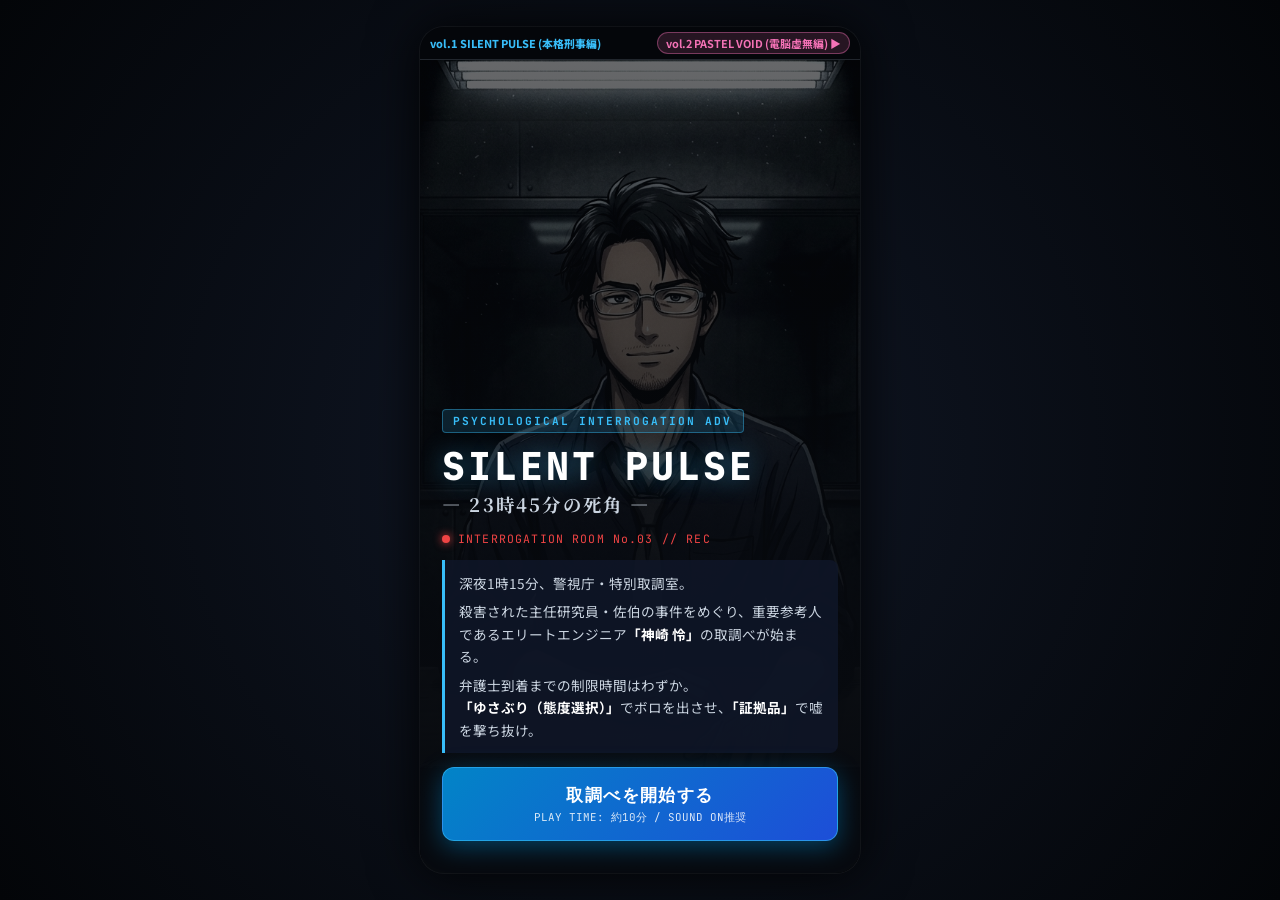
<file: index.html>
<!DOCTYPE html>
<html lang="ja">
<head>
  <meta charset="UTF-8" />
  <meta name="viewport" content="width=device-width, initial-scale=1.0, maximum-scale=1.0, user-scalable=no, viewport-fit=cover" />
  <meta name="theme-color" content="#070a0f" />
  <meta name="apple-mobile-web-app-capable" content="yes" />
  <meta name="apple-mobile-web-app-status-bar-style" content="black-translucent" />
  <link rel="manifest" href="manifest.json" />
  <title>SILENT PULSE - 23時45分の死角 - | 取調室心理アドベンチャー</title>
  <link rel="preconnect" href="https://fonts.googleapis.com">
  <link rel="preconnect" href="https://fonts.gstatic.com" crossorigin>
  <link href="https://fonts.googleapis.com/css2?family=JetBrains+Mono:wght@500;700;800&family=Noto+Sans+JP:wght@400;500;700;900&family=Noto+Serif+JP:wght@600;700;900&display=swap" rel="stylesheet">
  <link rel="stylesheet" href="styles.css" />
</head>
<body>
  <div id="app-wrapper">
    <!-- スマホフレーム本体 -->
    <div id="game-container" class="game-container">

      <!-- 画面フラッシュ・シェイク・ビネット等の演出レイヤー -->
      <div id="flash-overlay" class="flash-overlay"></div>
      <div id="danger-vignette" class="danger-vignette"></div>

      <!-- 作品切り替えミニタブ（1作目 ⇔ 2作目） -->
      <nav class="anthology-bar">
        <span class="anthology-current">vol.1 SILENT PULSE (本格刑事編)</span>
        <a href="pastel.html" class="anthology-link">vol.2 PASTEL VOID (電脳虚無編) ▶</a>
      </nav>

      <!-- カットイン演出（「そこまでだ！」「異議あり！」風） -->
      <div id="cutin-overlay" class="cutin-overlay hidden">
        <div class="cutin-slash"></div>
        <div id="cutin-text" class="cutin-text">そこまでだ！</div>
        <div id="cutin-sub" class="cutin-sub">CONTRADICTION EXPOSED</div>
      </div>

      <!-- フェーズ移行バナー -->
      <div id="phase-banner" class="phase-banner hidden">
        <div class="phase-banner-inner">
          <div id="phase-banner-num" class="phase-banner-num">PHASE 01</div>
          <div id="phase-banner-title" class="phase-banner-title">鉄壁のアリバイと空白の5分</div>
        </div>
      </div>

      <!-- ==================== 1. タイトル画面 ==================== -->
      <section id="title-screen" class="screen active">
        <div class="title-bg">
          <img src="assets/suspect_calm.jpg" alt="Interrogation Room" class="title-bg-img" />
          <div class="title-bg-overlay"></div>
        </div>

        <div class="title-content">
          <div class="title-badge">PSYCHOLOGICAL INTERROGATION ADV</div>
          <h1 class="game-title">
            <span class="title-main">SILENT PULSE</span>
            <span class="title-jp">― 23時45分の死角 ―</span>
          </h1>

          <div class="title-ecg-preview">
            <span class="pulse-dot"></span>
            <span class="ecg-label">INTERROGATION ROOM No.03 // REC</span>
          </div>

          <div class="title-story-box">
            <p>深夜1時15分、警視庁・特別取調室。</p>
            <p>殺害された主任研究員・佐伯の事件をめぐり、重要参考人であるエリートエンジニア<strong>「神崎 怜」</strong>の取調べが始まる。</p>
            <p>弁護士到着までの制限時間はわずか。<br><strong>「ゆさぶり（態度選択）」</strong>でボロを出させ、<strong>「証拠品」</strong>で嘘を撃ち抜け。</p>
          </div>

          <div class="title-actions">
            <button id="btn-start-game" class="btn-primary-glow">
              <span class="btn-main-text">取調べを開始する</span>
              <span class="btn-sub-text">PLAY TIME: 約10分 / SOUND ON推奨</span>
            </button>
          </div>
        </div>
      </section>

      <!-- ==================== 2. メイン取調室画面 ==================== -->
      <section id="main-screen" class="screen">
        <!-- 最上部ステータスバー：フェーズ・警戒度（GUARD）・心拍モニター（BPM） -->
        <header class="hud-header">
          <div class="hud-top-row">
            <div class="hud-phase-info">
              <span class="rec-indicator"><span class="rec-dot"></span>REC</span>
              <span id="hud-phase-label" class="hud-phase-label">PHASE 1/4</span>
            </div>
            <div class="hud-controls">
              <button id="btn-toggle-sound" class="btn-icon" title="サウンド切替">🔊</button>
              <button id="btn-open-log" class="btn-icon" title="会話ログ">📜 ログ</button>
            </div>
          </div>

          <div class="hud-meters-row">
            <!-- 心拍数モニター (ECG Canvas + BPM) -->
            <div class="hud-bpm-box" id="hud-bpm-box">
              <div class="bpm-header">
                <span class="bpm-title">HEART RATE</span>
                <span id="SuspectStateTag" class="state-tag calm">冷静</span>
              </div>
              <div class="bpm-main">
                <canvas id="ecg-canvas" width="120" height="32"></canvas>
                <div class="bpm-readout">
                  <span id="bpm-value" class="bpm-value">68</span>
                  <span class="bpm-unit">BPM</span>
                </div>
              </div>
            </div>

            <!-- 警戒度（黙秘リスク）＆ 動揺度（ブレイク進捗） -->
            <div class="hud-gauges-box">
              <div class="gauge-item">
                <div class="gauge-label-row">
                  <span class="gauge-name">警戒度 (黙秘リスク)</span>
                  <span id="guard-value-text" class="gauge-val">20%</span>
                </div>
                <div class="gauge-track">
                  <div id="guard-bar" class="gauge-fill guard-fill" style="width: 20%;"></div>
                </div>
              </div>

              <div class="gauge-item">
                <div class="gauge-label-row">
                  <span class="gauge-name">理性の崩壊度</span>
                  <span id="break-value-text" class="gauge-val">0%</span>
                </div>
                <div class="gauge-track">
                  <div id="break-bar" class="gauge-fill break-fill" style="width: 0%;"></div>
                </div>
              </div>
            </div>
          </div>
        </header>

        <!-- ビジュアルステージ（取調室＆容疑者ポートレート） -->
        <div id="visual-stage" class="visual-stage">
          <div id="portrait-wrapper" class="portrait-wrapper">
            <img id="suspect-img-calm" src="assets/suspect_calm.jpg" alt="神崎 怜 (冷静)" class="suspect-img active" />
            <img id="suspect-img-sweat" src="assets/suspect_sweat.jpg" alt="神崎 怜 (動揺)" class="suspect-img" />
            <img id="suspect-img-shocked" src="assets/suspect_shocked.jpg" alt="神崎 怜 (驚愕)" class="suspect-img" />
            <img id="suspect-img-confess" src="assets/suspect_confess.jpg" alt="神崎 怜 (観念)" class="suspect-img" />
          </div>
          <div class="stage-lighting-overlay"></div>

          <!-- 証言モード時のインジケーター -->
          <div id="testimony-hud" class="testimony-hud hidden">
            <div class="testimony-badge">
              <span class="testimony-icon">⚖️</span>
              <span id="testimony-title-text">証言中：アリバイの主張</span>
            </div>
            <div id="testimony-dots" class="testimony-dots"></div>
          </div>
        </div>

        <!-- テキスト＆セリフ領域 -->
        <div id="dialogue-area" class="dialogue-area">
          <div class="speaker-bar">
            <div id="speaker-name" class="speaker-name">神崎 怜</div>
            <div id="statement-hint" class="statement-hint hidden">矛盾を探せ</div>
          </div>

          <div id="dialogue-box" class="dialogue-box">
            <p id="dialogue-text" class="dialogue-text"></p>
            <div id="next-indicator" class="next-indicator hidden">▼ タップで次へ</div>
          </div>

          <!-- 証言送りナビゲーション（証言フェーズのみ表示） -->
          <div id="statement-nav" class="statement-nav hidden">
            <button id="btn-prev-stmt" class="btn-stmt-nav">◀ 前の発言</button>
            <span id="stmt-counter" class="stmt-counter">1 / 4</span>
            <button id="btn-next-stmt" class="btn-stmt-nav">次の発言 ▶</button>
          </div>
        </div>

        <!-- 下部アクションコントロールパネル -->
        <footer id="action-panel" class="action-panel">
          <!-- 通常会話モード時 -->
          <div id="normal-controls" class="control-group">
            <button id="btn-advance" class="btn-advance-full">
              <span>次へ進む</span>
              <span class="advance-arrow">▶</span>
            </button>
            <button id="btn-view-casefile-normal" class="btn-secondary-compact">
              📁 捜査資料
            </button>
          </div>

          <!-- 証言尋問モード時 -->
          <div id="interrogation-controls" class="control-group hidden">
            <button id="btn-press" class="btn-action btn-press">
              <span class="action-icon">💬</span>
              <div class="action-labels">
                <span class="action-main">ゆさぶる</span>
                <span class="action-sub">態度を選んで深掘り</span>
              </div>
            </button>

            <button id="btn-present" class="btn-action btn-present">
              <span class="action-icon">📄</span>
              <div class="action-labels">
                <span class="action-main">つきつける</span>
                <span class="action-sub">証拠品で矛盾を撃つ</span>
              </div>
            </button>

            <button id="btn-hint" class="btn-hint-mini" title="相棒の助言">
              💡 助言
            </button>
          </div>

          <!-- 選択肢モード時（クライマックス心理戦など） -->
          <div id="choice-controls" class="choice-group hidden"></div>
        </footer>
      </section>

      <!-- ==================== 3. 「ゆさぶる」態度（トーン）選択モーダル ==================== -->
      <div id="tone-modal" class="modal-backdrop hidden">
        <div class="modal-sheet">
          <div class="modal-header">
            <h3>どの態度で「ゆさぶり」をかけますか？</h3>
            <button id="btn-close-tone" class="btn-close-modal">✕</button>
          </div>
          <p class="modal-desc">相手の今の心理状態（心拍数・表情）に合ったアプローチを選ぶとボロを出させやすくなります。</p>
          <div class="tone-options">
            <button class="tone-card tone-logic" data-tone="logic">
              <div class="tone-icon">📘</div>
              <div class="tone-body">
                <div class="tone-title">論理的に追及する (LOGIC)</div>
                <div class="tone-detail">冷静に手順や事実関係の整合性を問い詰める。</div>
              </div>
            </button>

            <button class="tone-card tone-empathy" data-tone="empathy">
              <div class="tone-icon">📗</div>
              <div class="tone-body">
                <div class="tone-title">共感して誘導する (EMPATHY)</div>
                <div class="tone-detail">理解を示すふりをして油断させ、詳細な発言を引き出す。</div>
              </div>
            </button>

            <button class="tone-card tone-pressure" data-tone="pressure">
              <div class="tone-icon">📕</div>
              <div class="tone-body">
                <div class="tone-title">威圧して揺さぶる (PRESSURE)</div>
                <div class="tone-detail">机を叩いて強く迫る。相手が動揺している時に効果絶大。</div>
              </div>
            </button>
          </div>
        </div>
      </div>

      <!-- ==================== 4. 捜査ファイル（証拠品一覧・つきつける）モーダル ==================== -->
      <div id="evidence-modal" class="modal-backdrop hidden">
        <div class="modal-sheet evidence-sheet">
          <div class="modal-header">
            <h3 id="evidence-modal-title">📁 捜査ファイル・証拠品一覧</h3>
            <button id="btn-close-evidence" class="btn-close-modal">✕</button>
          </div>

          <!-- 選択中の発言プレビュー（つきつけるモード時のみ表示） -->
          <div id="target-stmt-preview" class="target-stmt-preview hidden">
            <span class="preview-label">対象の発言：</span>
            <p id="preview-stmt-text" class="preview-stmt-text"></p>
          </div>

          <div id="evidence-list" class="evidence-list"></div>

          <!-- 選択した証拠品の詳細パネル -->
          <div id="evidence-detail-box" class="evidence-detail-box">
            <div class="detail-title-row">
              <span id="detail-ev-icon" class="detail-ev-icon">📄</span>
              <h4 id="detail-ev-name">証拠品を選択してください</h4>
            </div>
            <p id="detail-ev-desc" class="detail-ev-desc">上のリストから証拠品をタップすると詳細な鑑定結果が表示されます。</p>
            <div id="detail-ev-note" class="detail-ev-note"></div>
          </div>

          <div class="evidence-modal-footer">
            <button id="btn-confirm-present" class="btn-confirm-present hidden">
              ⚡ この証拠品をつきつける！
            </button>
          </div>
        </div>
      </div>

      <!-- ==================== 5. 会話バックログモーダル ==================== -->
      <div id="log-modal" class="modal-backdrop hidden">
        <div class="modal-sheet log-sheet">
          <div class="modal-header">
            <h3>📜 取調べ記録（バックログ）</h3>
            <button id="btn-close-log" class="btn-close-modal">✕</button>
          </div>
          <div id="log-list" class="log-list"></div>
        </div>
      </div>

      <!-- ==================== 6. リザルト / ゲームオーバー画面 ==================== -->
      <section id="result-screen" class="screen">
        <div class="result-content">
          <div id="result-badge" class="result-badge">CASE CLOSED</div>
          <h2 id="result-title" class="result-title">完全自白</h2>
          <p id="result-subtitle" class="result-subtitle">神崎 怜のすべての嘘を暴き、真相に到達した。</p>

          <div class="result-stats-card">
            <div class="stat-row">
              <span class="stat-label">最終評価ランク</span>
              <span id="stat-rank" class="stat-value rank-s">S</span>
            </div>
            <div class="stat-row">
              <span class="stat-label">最終警戒度 (ミス回数)</span>
              <span id="stat-mistakes" class="stat-value">0回</span>
            </div>
            <div class="stat-row">
              <span class="stat-label">最高到達心拍数</span>
              <span id="stat-max-bpm" class="stat-value">178 BPM</span>
            </div>
            <div class="stat-row">
              <span class="stat-label">クリアタイム</span>
              <span id="stat-time" class="stat-value">08:42</span>
            </div>
          </div>

          <div id="result-summary-text" class="result-summary-text"></div>

          <div class="result-actions">
            <button id="btn-retry-phase" class="btn-primary-glow hidden">
              <span>直前のフェーズから再挑戦</span>
            </button>
            <button id="btn-restart-game" class="btn-secondary-outline">
              <span>タイトルへ戻る</span>
            </button>
          </div>
        </div>
      </section>

    </div>
  </div>

  <script src="game.js"></script>
</body>
</html>
</file>
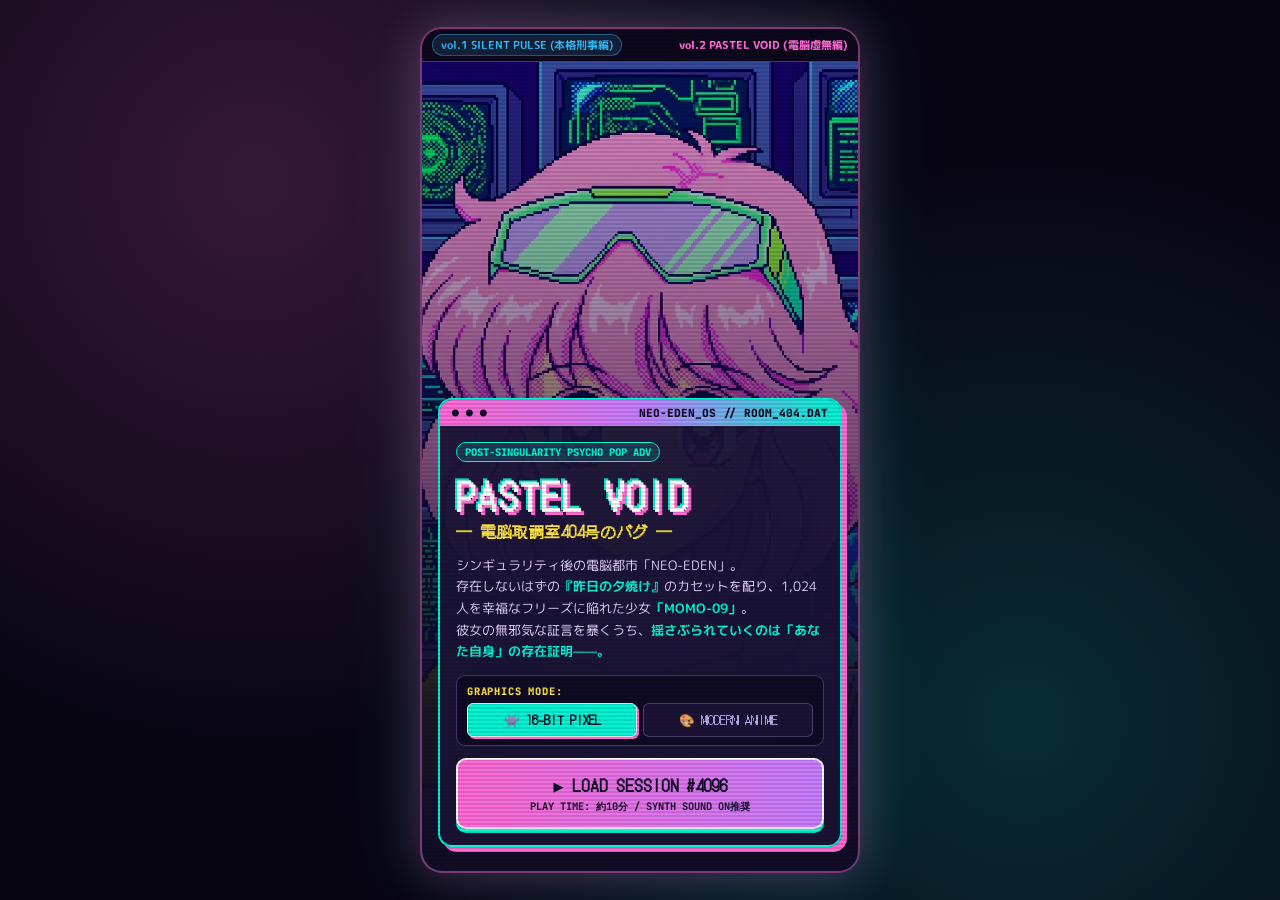
<file: pastel.html>
<!DOCTYPE html>
<html lang="ja">
<head>
  <meta charset="UTF-8" />
  <meta name="viewport" content="width=device-width, initial-scale=1.0, maximum-scale=1.0, user-scalable=no, viewport-fit=cover" />
  <meta name="theme-color" content="#120d26" />
  <meta name="apple-mobile-web-app-capable" content="yes" />
  <meta name="apple-mobile-web-app-status-bar-style" content="black-translucent" />
  <link rel="manifest" href="manifest.json" />
  <title>PASTEL VOID // 電脳取調室404号のバグ | レトロフューチャー心理ADV</title>
  <link rel="preconnect" href="https://fonts.googleapis.com">
  <link rel="preconnect" href="https://fonts.gstatic.com" crossorigin>
  <link href="https://fonts.googleapis.com/css2?family=DotGothic16&family=JetBrains+Mono:wght@500;700;800&family=M+PLUS+Rounded+1c:wght@500;700;800&display=swap" rel="stylesheet">
  <link rel="stylesheet" href="pastel.css" />
</head>
<body>
  <div id="app-wrapper">
    <!-- スマホフレーム本体 -->
    <div id="game-container" class="game-container">

      <!-- CRTブラウン管走査線＆グリッチオーバーレイ -->
      <div class="crt-scanlines"></div>
      <div id="glitch-overlay" class="glitch-overlay"></div>
      <div id="flash-overlay" class="flash-overlay"></div>

      <!-- 作品切り替えミニタブ（1作目 ⇔ 2作目） -->
      <nav class="anthology-bar">
        <a href="index.html" class="anthology-link">vol.1 SILENT PULSE (本格刑事編)</a>
        <span class="anthology-current">vol.2 PASTEL VOID (電脳虚無編)</span>
      </nav>

      <!-- カットイン演出（レトロポップ＆グリッチ） -->
      <div id="cutin-overlay" class="cutin-overlay hidden">
        <div class="cutin-band">
          <div id="cutin-text" class="cutin-text">LOGIC POP!</div>
          <div id="cutin-sub" class="cutin-sub">MEMORY PACKET INJECTED</div>
        </div>
      </div>

      <!-- フェーズ移行バナー -->
      <div id="phase-banner" class="phase-banner hidden">
        <div class="phase-banner-window">
          <div class="win-titlebar">
            <span>SYSTEM_NOTICE.EXE</span>
            <span>[X]</span>
          </div>
          <div class="win-body">
            <div id="phase-banner-num" class="phase-banner-num">SECTOR // 01</div>
            <div id="phase-banner-title" class="phase-banner-title">昨日の夕焼けカセット</div>
          </div>
        </div>
      </div>

      <!-- ==================== 1. タイトル画面 ==================== -->
      <section id="title-screen" class="screen active">
        <div class="title-bg">
          <img id="title-bg-img" src="assets/momo_pixel_pop.jpg" alt="MOMO-09" class="title-bg-img pixel-mode-img" />
          <div class="title-bg-gradient"></div>
        </div>

        <div class="title-content">
          <div class="retro-window title-window">
            <div class="retro-titlebar">
              <span class="titlebar-dots">● ● ●</span>
              <span class="titlebar-label">NEO-EDEN_OS // ROOM_404.DAT</span>
            </div>
            <div class="retro-window-body">
              <div class="pop-badge">POST-SINGULARITY PSYCHO POP ADV</div>
              <h1 class="game-title">
                <span class="title-en">PASTEL VOID</span>
                <span class="title-sub">― 電脳取調室404号のバグ ―</span>
              </h1>
              <p class="title-desc">
                シンギュラリティ後の電脳都市「NEO-EDEN」。<br>
                存在しないはずの<strong>『昨日の夕焼け』</strong>のカセットを配り、1,024人を幸福なフリーズに陥れた少女<strong>「MOMO-09」</strong>。<br>
                彼女の無邪気な証言を暴くうち、<strong>揺さぶられていくのは「あなた自身」の存在証明——。</strong>
              </p>

              <!-- イラストモード選択スイッチ（デフォルト：16-BIT PIXEL） -->
              <div class="art-mode-selector">
                <span class="art-mode-label">GRAPHICS MODE:</span>
                <div class="art-mode-buttons">
                  <button id="btn-mode-pixel" class="btn-art-mode active" data-art-mode="pixel">
                    👾 16-BIT PIXEL
                  </button>
                  <button id="btn-mode-anime" class="btn-art-mode" data-art-mode="anime">
                    🎨 MODERN ANIME
                  </button>
                </div>
              </div>

              <button id="btn-start-game" class="btn-pop-start">
                <span class="btn-start-main">▶ LOAD SESSION #4096</span>
                <span class="btn-start-sub">PLAY TIME: 約10分 / SYNTH SOUND ON推奨</span>
              </button>
            </div>
          </div>
        </div>
      </section>

      <!-- ==================== 2. メイン取調室画面 ==================== -->
      <section id="main-screen" class="screen">
        <!-- 最上部ステータスバー：プレイヤー自身の自我同期率（EGO SYNC） -->
        <header class="hud-header">
          <div class="hud-top-row">
            <div class="hud-session-tag">
              <span class="blink-star">★</span>
              <span id="hud-phase-label">TRACK 01 // SUNSET.TAP</span>
            </div>
            <div class="hud-controls">
              <button id="btn-toggle-art" class="btn-retro-mini btn-art-hud" title="イラストモード切替">👾 PIXEL</button>
              <button id="btn-toggle-sound" class="btn-retro-mini" title="シンセ音切替">♪ ON</button>
              <button id="btn-open-log" class="btn-retro-mini" title="メモリログ">LOG</button>
            </div>
          </div>

          <div class="hud-meters-row">
            <!-- プレイヤー自身の自我波形モニター (EGO SYNC) -->
            <div id="ego-monitor-box" class="ego-monitor-box">
              <div class="ego-header">
                <span class="ego-title">YOUR EGO SYNC (自我同期率)</span>
                <span id="ego-state-tag" class="ego-tag normal">STABLE</span>
              </div>
              <div class="ego-main">
                <canvas id="wave-canvas" width="115" height="28"></canvas>
                <div class="ego-readout">
                  <span id="ego-value" class="ego-value">100</span>
                  <span class="ego-unit">%</span>
                </div>
              </div>
            </div>

            <!-- 現実乖離度＆真相深度 -->
            <div class="hud-gauges-box">
              <div class="gauge-item">
                <div class="gauge-label-row">
                  <span>現実ノイズ (DRIFT)</span>
                  <span id="drift-value-text" class="gauge-val">0%</span>
                </div>
                <div class="gauge-track">
                  <div id="drift-bar" class="gauge-fill drift-fill" style="width: 0%;"></div>
                </div>
              </div>

              <div class="gauge-item">
                <div class="gauge-label-row">
                  <span>メモリ解凍率</span>
                  <span id="truth-value-text" class="gauge-val">0%</span>
                </div>
                <div class="gauge-track">
                  <div id="truth-bar" class="gauge-fill truth-fill" style="width: 0%;"></div>
                </div>
              </div>
            </div>
          </div>
        </header>

        <!-- ビジュアルステージ -->
        <div id="visual-stage" class="visual-stage">
          <div id="portrait-wrapper" class="portrait-wrapper">
            <img id="img-pop" src="assets/momo_pixel_pop.jpg" alt="MOMO Pop" class="suspect-img pixel-mode-img active" />
            <img id="img-tease" src="assets/momo_pixel_tease.jpg" alt="MOMO Tease" class="suspect-img pixel-mode-img" />
            <img id="img-glitch" src="assets/momo_pixel_glitch.jpg" alt="MOMO Glitch" class="suspect-img pixel-mode-img" />
            <img id="img-void" src="assets/momo_pixel_void.jpg" alt="Empty Void Room" class="suspect-img pixel-mode-img" />
          </div>
          <div class="stage-pastel-vignette"></div>

          <!-- 証言インジケーター -->
          <div id="testimony-hud" class="testimony-hud hidden">
            <div class="testimony-badge">
              <span id="testimony-icon">📼</span>
              <span id="testimony-title-text">MOMOの証言テープ</span>
            </div>
            <div id="testimony-dots" class="testimony-dots"></div>
          </div>
        </div>

        <!-- テキストウィンドウ（レトロOSダイアログ風） -->
        <div id="dialogue-area" class="dialogue-area">
          <div class="speaker-bar">
            <div id="speaker-name" class="speaker-name">MOMO-09</div>
            <div id="statement-hint" class="statement-hint hidden">バグ（矛盾）を探せ</div>
          </div>

          <div id="dialogue-box" class="dialogue-box">
            <p id="dialogue-text" class="dialogue-text"></p>
            <div id="next-indicator" class="next-indicator hidden">▼ TAP TO NEXT</div>
          </div>

          <!-- 証言トラック切り替えナビ -->
          <div id="statement-nav" class="statement-nav hidden">
            <button id="btn-prev-stmt" class="btn-stmt-nav">◀ PREV TRACK</button>
            <span id="stmt-counter" class="stmt-counter">01 / 04</span>
            <button id="btn-next-stmt" class="btn-stmt-nav">NEXT TRACK ▶</button>
          </div>
        </div>

        <!-- 下部コントロールパネル -->
        <footer id="action-panel" class="action-panel">
          <!-- 通常会話モード -->
          <div id="normal-controls" class="control-group">
            <button id="btn-advance" class="btn-advance-pop">
              <span>NEXT PACKET</span>
              <span>▶▶</span>
            </button>
            <button id="btn-view-files-normal" class="btn-files-compact">
              💾 証拠メモリ
            </button>
          </div>

          <!-- 証言尋問モード -->
          <div id="interrogation-controls" class="control-group hidden">
            <button id="btn-press" class="btn-action btn-press-pop">
              <span class="action-icon">🔍</span>
              <div class="action-labels">
                <span class="action-main">ゆさぶる</span>
                <span class="action-sub">波長を選んで深掘り</span>
              </div>
            </button>

            <button id="btn-present" class="btn-action btn-present-pop">
              <span class="action-icon">💿</span>
              <div class="action-labels">
                <span class="action-main">つきつける</span>
                <span class="action-sub">証拠メモリを照射</span>
              </div>
            </button>

            <button id="btn-hint" class="btn-hint-pop" title="システム解析">
              💡 解析
            </button>
          </div>

          <!-- 逆尋問・選択肢モード -->
          <div id="choice-controls" class="choice-group hidden"></div>
        </footer>
      </section>

      <!-- ==================== 3. 「ゆさぶる」波長（トーン）選択モーダル ==================== -->
      <div id="tone-modal" class="modal-backdrop hidden">
        <div class="modal-sheet">
          <div class="modal-header">
            <h3>🔍 どの波長で「ゆさぶり」をかけますか？</h3>
            <button id="btn-close-tone" class="btn-close-modal">✕</button>
          </div>
          <p class="modal-desc">MOMOの発言のどこにに切り込むかを選択します。ただし、踏み込みすぎると逆にあなたの記憶がスキャンされることがあります。</p>
          <div class="tone-options">
            <button class="tone-card tone-analyze" data-tone="analyze">
              <div class="tone-icon">💠</div>
              <div class="tone-body">
                <div class="tone-title">論理デバッグ (ANALYZE)</div>
                <div class="tone-detail">都市の仕様やデータの整合性から冷静にバグを指摘する。</div>
              </div>
            </button>

            <button class="tone-card tone-tune" data-tone="tune">
              <div class="tone-icon">🍬</div>
              <div class="tone-body">
                <div class="tone-title">ポップに同調する (TUNE IN)</div>
                <div class="tone-detail">彼女のノリに合わせて会話を弾ませ、隠された本音を引き出す。</div>
              </div>
            </button>

            <button class="tone-card tone-override" data-tone="override">
              <div class="tone-icon">⚡</div>
              <div class="tone-body">
                <div class="tone-title">強制プローブ (OVERRIDE)</div>
                <div class="tone-detail">監査官の権限で強引に問い詰める。</div>
              </div>
            </button>
          </div>
        </div>
      </div>

      <!-- ==================== 4. 証拠メモリ（つきつける・汚染変化）モーダル ==================== -->
      <div id="evidence-modal" class="modal-backdrop hidden">
        <div class="modal-sheet">
          <div class="modal-header">
            <h3 id="evidence-modal-title">💾 捜査メモリ・証拠品ファイル</h3>
            <button id="btn-close-evidence" class="btn-close-modal">✕</button>
          </div>

          <div id="target-stmt-preview" class="target-stmt-preview hidden">
            <span class="preview-label">TARGET TRACK：</span>
            <p id="preview-stmt-text" class="preview-stmt-text"></p>
          </div>

          <div id="evidence-list" class="evidence-list"></div>

          <div id="evidence-detail-box" class="evidence-detail-box">
            <div class="detail-title-row">
              <span id="detail-ev-icon" class="detail-ev-icon">📼</span>
              <h4 id="detail-ev-name">メモリを選択してください</h4>
              <span id="detail-corrupt-tag" class="corrupt-tag hidden">REWRITTEN</span>
            </div>
            <p id="detail-ev-desc" class="detail-ev-desc"></p>
            <div id="detail-ev-note" class="detail-ev-note"></div>
          </div>

          <div class="evidence-modal-footer">
            <button id="btn-confirm-present" class="btn-confirm-present hidden">
              💿 この証拠メモリをつきつける！
            </button>
          </div>
        </div>
      </div>

      <!-- ==================== 5. バックログモーダル ==================== -->
      <div id="log-modal" class="modal-backdrop hidden">
        <div class="modal-sheet">
          <div class="modal-header">
            <h3>📼 SESSION MEMORY LOG</h3>
            <button id="btn-close-log" class="btn-close-modal">✕</button>
          </div>
          <div id="log-list" class="log-list"></div>
        </div>
      </div>

      <!-- ==================== 6. エンディング（虚無）画面 ==================== -->
      <section id="result-screen" class="screen">
        <div class="void-ending-bg"></div>
        <div class="result-content">
          <div class="retro-window void-window">
            <div class="retro-titlebar">
              <span>● ● ●</span>
              <span>FATAL_EMPTINESS // CODE: 404</span>
            </div>
            <div class="retro-window-body void-body">
              <div id="result-badge" class="void-badge">SESSION #4096 TERMINATED</div>
              <h2 id="result-title" class="void-title">NO USER FOUND</h2>
              <p id="result-subtitle" class="void-subtitle">事件も、犯人も、あなたも、最初からここにはいなかった。</p>

              <div class="void-stats-box">
                <div class="stat-row">
                  <span>AUDITOR EGO SYNC (最終自我同期率)</span>
                  <span id="stat-ego" class="stat-val-pink">0.0 %</span>
                </div>
                <div class="stat-row">
                  <span>SURVIVING HUMANS IN SECTOR</span>
                  <span class="stat-val-cyan">0</span>
                </div>
                <div class="stat-row">
                  <span>LOOP COUNT</span>
                  <span id="stat-loop" class="stat-val-yellow">4,096 回目</span>
                </div>
                <div class="stat-row">
                  <span>ELAPSED REALITY TIME</span>
                  <span id="stat-time" class="stat-val-cyan">00:00</span>
                </div>
              </div>

              <div id="result-summary-text" class="void-epilogue-text"></div>

              <div class="void-actions">
                <button id="btn-restart-game" class="btn-void-loop">
                  <span>↻ 記憶を消して 4,097回目の取調べを始める</span>
                </button>
                <a href="index.html" class="btn-void-switch">
                  <span>vol.1『SILENT PULSE（本格刑事編）』を遊ぶ</span>
                </a>
              </div>
            </div>
          </div>
        </div>
      </section>

    </div>
  </div>

  <script src="pastel.js"></script>
</body>
</html>
</file>
<file: styles.css>
:root {
  --bg-dark: #070a0f;
  --bg-panel: #0f1520;
  --bg-panel-elevated: #172030;
  --border-subtle: rgba(148, 163, 184, 0.18);
  --border-accent: rgba(56, 189, 248, 0.45);
  --text-main: #f1f5f9;
  --text-muted: #94a3b8;
  --accent-cyan: #38bdf8;
  --accent-blue: #2563eb;
  --accent-amber: #f59e0b;
  --accent-crimson: #ef4444;
  --accent-emerald: #10b981;
  --font-sans: 'Noto Sans JP', -apple-system, BlinkMacSystemFont, sans-serif;
  --font-serif: 'Noto Serif JP', serif;
  --font-mono: 'JetBrains Mono', monospace;
}

* {
  box-sizing: border-box;
  margin: 0;
  padding: 0;
  -webkit-tap-highlight-color: transparent;
  user-select: none;
}

html, body {
  width: 100%;
  height: 100%;
  background-color: #030508;
  color: var(--text-main);
  font-family: var(--font-sans);
  overflow: hidden;
}

/* PCでもスマホ筐体サイズで中央表示・スマホでは全画面 */
#app-wrapper {
  width: 100%;
  height: 100dvh;
  display: flex;
  align-items: center;
  justify-content: center;
  background: radial-gradient(circle at center, #111827 0%, #030508 100%);
}

.game-container {
  position: relative;
  width: 100%;
  max-width: 440px;
  height: 100dvh;
  max-height: 920px;
  background: var(--bg-dark);
  display: flex;
  flex-direction: column;
  overflow: hidden;
  box-shadow: 0 0 50px rgba(0, 0, 0, 0.9), 0 0 0 1px rgba(255, 255, 255, 0.08);
}

@media (min-width: 480px) {
  .game-container {
    height: 94dvh;
    border-radius: 24px;
  }
}

.hidden {
  display: none !important;
}

/* スクリーン切り替え */
.screen {
  display: none;
  width: 100%;
  height: 100%;
  flex-direction: column;
  position: relative;
}

.screen.active {
  display: flex;
}

/* ==================== 演出レイヤー ==================== */
.flash-overlay {
  position: absolute;
  inset: 0;
  background: #ffffff;
  opacity: 0;
  pointer-events: none;
  z-index: 90;
  transition: opacity 0.25s ease-out;
}

.flash-overlay.flash-white {
  background: #ffffff;
  opacity: 0.9;
  transition: none;
}

.flash-overlay.flash-red {
  background: #ef4444;
  opacity: 0.55;
  transition: none;
}

.danger-vignette {
  position: absolute;
  inset: 0;
  pointer-events: none;
  z-index: 40;
  box-shadow: inset 0 0 0px rgba(239, 68, 68, 0);
  transition: box-shadow 0.5s ease;
}

.danger-vignette.high-pulse {
  animation: pulseVignette 1s infinite alternate;
}

@keyframes pulseVignette {
  from { box-shadow: inset 0 0 25px rgba(239, 68, 68, 0.15); }
  to { box-shadow: inset 0 0 55px rgba(239, 68, 68, 0.45); }
}

/* 画面シェイク */
.shake-light {
  animation: shakeLight 0.35s cubic-bezier(.36,.07,.19,.97) both;
}

.shake-heavy {
  animation: shakeHeavy 0.55s cubic-bezier(.36,.07,.19,.97) both;
}

@keyframes shakeLight {
  10%, 90% { transform: translate3d(-2px, 1px, 0); }
  20%, 80% { transform: translate3d(3px, -1px, 0); }
  30%, 50%, 70% { transform: translate3d(-4px, 2px, 0); }
  40%, 60% { transform: translate3d(4px, -2px, 0); }
}

@keyframes shakeHeavy {
  0% { transform: translate(0, 0) rotate(0deg); }
  15% { transform: translate(-8px, -5px) rotate(-1.5deg); }
  30% { transform: translate(8px, 4px) rotate(1.5deg); }
  45% { transform: translate(-7px, 5px) rotate(-1deg); }
  60% { transform: translate(7px, -4px) rotate(1deg); }
  75% { transform: translate(-4px, 2px) rotate(-0.5deg); }
  100% { transform: translate(0, 0) rotate(0deg); }
}

/* カットイン演出 */
.cutin-overlay {
  position: absolute;
  inset: 0;
  z-index: 95;
  display: flex;
  flex-direction: column;
  align-items: center;
  justify-content: center;
  background: rgba(5, 8, 15, 0.78);
  backdrop-filter: blur(3px);
  overflow: hidden;
}

.cutin-slash {
  position: absolute;
  width: 140%;
  height: 110px;
  background: linear-gradient(90deg, transparent 0%, #dc2626 20%, #ef4444 50%, #dc2626 80%, transparent 100%);
  transform: rotate(-8deg) scaleY(1);
  box-shadow: 0 0 40px rgba(239, 68, 68, 0.9);
  animation: slashIn 0.25s ease-out forwards;
}

.cutin-overlay.blue-mode .cutin-slash {
  background: linear-gradient(90deg, transparent 0%, #1d4ed8 20%, #38bdf8 50%, #1d4ed8 80%, transparent 100%);
  box-shadow: 0 0 40px rgba(56, 189, 248, 0.9);
}

.cutin-text {
  position: relative;
  font-family: var(--font-serif);
  font-size: 2.7rem;
  font-weight: 900;
  color: #ffffff;
  letter-spacing: 0.08em;
  text-shadow: 0 4px 18px rgba(0, 0, 0, 0.95), 0 0 12px rgba(255, 255, 255, 0.6);
  transform: rotate(-8deg) scale(1.1);
  animation: cutinPop 0.3s cubic-bezier(0.175, 0.885, 0.32, 1.275) forwards;
}

.cutin-sub {
  position: relative;
  margin-top: 6px;
  font-family: var(--font-mono);
  font-size: 0.78rem;
  font-weight: 800;
  letter-spacing: 0.25em;
  color: #fde047;
  transform: rotate(-8deg);
  text-shadow: 0 2px 6px rgba(0, 0, 0, 0.9);
}

@keyframes cutinPop {
  0% { transform: rotate(-8deg) scale(2.2); opacity: 0; }
  100% { transform: rotate(-8deg) scale(1); opacity: 1; }
}

/* フェーズ移行バナー */
.phase-banner {
  position: absolute;
  inset: 0;
  z-index: 85;
  background: rgba(6, 9, 15, 0.88);
  backdrop-filter: blur(6px);
  display: flex;
  align-items: center;
  justify-content: center;
  animation: fadeIn 0.3s ease;
}

.phase-banner-inner {
  width: 100%;
  padding: 28px 20px;
  border-top: 1px solid var(--border-accent);
  border-bottom: 1px solid var(--border-accent);
  background: linear-gradient(90deg, transparent, rgba(15, 23, 42, 0.95), transparent);
  text-align: center;
}

.phase-banner-num {
  font-family: var(--font-mono);
  font-size: 0.85rem;
  letter-spacing: 0.3em;
  color: var(--accent-cyan);
  margin-bottom: 8px;
}

.phase-banner-title {
  font-family: var(--font-serif);
  font-size: 1.45rem;
  font-weight: 900;
  color: #fff;
  letter-spacing: 0.06em;
}

/* ==================== 1. タイトル画面 ==================== */
.title-bg {
  position: absolute;
  inset: 0;
  overflow: hidden;
}

.title-bg-img {
  width: 100%;
  height: 100%;
  object-fit: cover;
  object-position: 50% 15%;
  filter: contrast(1.1) brightness(0.65) saturate(0.85);
  transform: scale(1.08);
}

.title-bg-overlay {
  position: absolute;
  inset: 0;
  background: linear-gradient(
    180deg,
    rgba(7, 10, 15, 0.4) 0%,
    rgba(7, 10, 15, 0.65) 45%,
    rgba(7, 10, 15, 0.96) 75%,
    #070a0f 100%
  );
}

.title-content {
  position: relative;
  z-index: 2;
  margin-top: auto;
  padding: 24px 22px 32px;
  display: flex;
  flex-direction: column;
  gap: 14px;
}

.title-badge {
  align-self: flex-start;
  font-family: var(--font-mono);
  font-size: 0.7rem;
  font-weight: 700;
  letter-spacing: 0.18em;
  padding: 4px 10px;
  background: rgba(56, 189, 248, 0.15);
  border: 1px solid rgba(56, 189, 248, 0.4);
  color: var(--accent-cyan);
  border-radius: 4px;
}

.game-title {
  display: flex;
  flex-direction: column;
  gap: 4px;
}

.title-main {
  font-family: var(--font-mono);
  font-size: 2.4rem;
  font-weight: 800;
  letter-spacing: 0.08em;
  color: #ffffff;
  text-shadow: 0 0 24px rgba(56, 189, 248, 0.45);
  line-height: 1.05;
}

.title-jp {
  font-family: var(--font-serif);
  font-size: 1.15rem;
  font-weight: 700;
  color: #cbd5e1;
  letter-spacing: 0.12em;
}

.title-ecg-preview {
  display: flex;
  align-items: center;
  gap: 8px;
  font-family: var(--font-mono);
  font-size: 0.72rem;
  color: #ef4444;
  letter-spacing: 0.1em;
}

.pulse-dot {
  width: 8px;
  height: 8px;
  background: #ef4444;
  border-radius: 50%;
  box-shadow: 0 0 8px #ef4444;
  animation: blinkRec 1.2s infinite;
}

@keyframes blinkRec {
  0%, 100% { opacity: 1; }
  50% { opacity: 0.25; }
}

.title-story-box {
  background: rgba(15, 23, 42, 0.8);
  border-left: 3px solid var(--accent-cyan);
  padding: 12px 14px;
  border-radius: 0 8px 8px 0;
  font-size: 0.85rem;
  line-height: 1.65;
  color: #cbd5e1;
  display: flex;
  flex-direction: column;
  gap: 6px;
}

.title-story-box strong {
  color: #fff;
}

.btn-primary-glow {
  width: 100%;
  padding: 15px 20px;
  border: 1px solid rgba(56, 189, 248, 0.6);
  border-radius: 12px;
  background: linear-gradient(135deg, #0284c7 0%, #1d4ed8 100%);
  color: #ffffff;
  cursor: pointer;
  display: flex;
  flex-direction: column;
  align-items: center;
  gap: 3px;
  box-shadow: 0 6px 24px rgba(2, 132, 199, 0.45);
  transition: transform 0.15s ease, box-shadow 0.15s ease;
}

.btn-primary-glow:active {
  transform: scale(0.98);
}

.btn-main-text {
  font-size: 1.08rem;
  font-weight: 800;
  letter-spacing: 0.08em;
}

.btn-sub-text {
  font-family: var(--font-mono);
  font-size: 0.68rem;
  opacity: 0.85;
}

/* ==================== 2. メイン取調室画面 ==================== */
.hud-header {
  background: rgba(11, 16, 26, 0.96);
  border-bottom: 1px solid var(--border-subtle);
  padding: 8px 12px;
  display: flex;
  flex-direction: column;
  gap: 6px;
  z-index: 20;
  flex-shrink: 0;
}

.hud-top-row {
  display: flex;
  align-items: center;
  justify-content: space-between;
}

.hud-phase-info {
  display: flex;
  align-items: center;
  gap: 10px;
}

.rec-indicator {
  display: inline-flex;
  align-items: center;
  gap: 5px;
  font-family: var(--font-mono);
  font-size: 0.7rem;
  font-weight: 700;
  color: #f87171;
  background: rgba(239, 68, 68, 0.12);
  padding: 2px 7px;
  border-radius: 4px;
  border: 1px solid rgba(239, 68, 68, 0.3);
}

.rec-dot {
  width: 6px;
  height: 6px;
  border-radius: 50%;
  background: #ef4444;
  animation: blinkRec 1s infinite;
}

.hud-phase-label {
  font-family: var(--font-mono);
  font-size: 0.76rem;
  font-weight: 700;
  color: var(--accent-cyan);
  letter-spacing: 0.05em;
}

.hud-controls {
  display: flex;
  gap: 6px;
}

.btn-icon {
  background: rgba(30, 41, 59, 0.85);
  border: 1px solid var(--border-subtle);
  color: var(--text-main);
  font-size: 0.74rem;
  padding: 4px 9px;
  border-radius: 6px;
  cursor: pointer;
}

.hud-meters-row {
  display: grid;
  grid-template-columns: 1.15fr 1fr;
  gap: 10px;
  align-items: center;
}

/* 心拍モニター */
.hud-bpm-box {
  background: #060911;
  border: 1px solid rgba(16, 185, 129, 0.3);
  border-radius: 8px;
  padding: 5px 8px;
  display: flex;
  flex-direction: column;
  gap: 2px;
  transition: border-color 0.3s ease;
}

.hud-bpm-box.state-sweat {
  border-color: rgba(245, 158, 11, 0.55);
}

.hud-bpm-box.state-danger {
  border-color: rgba(239, 68, 68, 0.75);
  box-shadow: 0 0 12px rgba(239, 68, 68, 0.2);
}

.bpm-header {
  display: flex;
  justify-content: space-between;
  align-items: center;
}

.bpm-title {
  font-family: var(--font-mono);
  font-size: 0.62rem;
  color: var(--text-muted);
  letter-spacing: 0.08em;
}

.state-tag {
  font-size: 0.65rem;
  font-weight: 700;
  padding: 1px 6px;
  border-radius: 3px;
}

.state-tag.calm {
  background: rgba(16, 185, 129, 0.18);
  color: #34d399;
}

.state-tag.sweat {
  background: rgba(245, 158, 11, 0.2);
  color: #fbbf24;
}

.state-tag.shocked {
  background: rgba(239, 68, 68, 0.25);
  color: #f87171;
}

.state-tag.confess {
  background: rgba(56, 189, 248, 0.2);
  color: #38bdf8;
}

.bpm-main {
  display: flex;
  align-items: center;
  justify-content: space-between;
  gap: 6px;
}

#ecg-canvas {
  flex: 1;
  height: 28px;
}

.bpm-readout {
  display: flex;
  align-items: baseline;
  gap: 2px;
  min-width: 58px;
  justify-content: flex-end;
}

.bpm-value {
  font-family: var(--font-mono);
  font-size: 1.25rem;
  font-weight: 800;
  color: #10b981;
}

.bpm-unit {
  font-family: var(--font-mono);
  font-size: 0.62rem;
  color: var(--text-muted);
}

/* 警戒度＆崩壊度ゲージ */
.hud-gauges-box {
  display: flex;
  flex-direction: column;
  gap: 6px;
}

.gauge-item {
  display: flex;
  flex-direction: column;
  gap: 2px;
}

.gauge-label-row {
  display: flex;
  justify-content: space-between;
  font-size: 0.66rem;
  color: #cbd5e1;
}

.gauge-val {
  font-family: var(--font-mono);
  font-weight: 700;
}

.gauge-track {
  width: 100%;
  height: 6px;
  background: rgba(30, 41, 59, 0.9);
  border-radius: 99px;
  overflow: hidden;
}

.gauge-fill {
  height: 100%;
  border-radius: 99px;
  transition: width 0.35s ease;
}

.guard-fill {
  background: linear-gradient(90deg, #f59e0b, #ef4444);
}

.break-fill {
  background: linear-gradient(90deg, #0284c7, #38bdf8);
}

/* ビジュアルステージ（容疑者ポートレート） */
.visual-stage {
  position: relative;
  flex: 1;
  min-height: 220px;
  overflow: hidden;
  background: #05070b;
}

.portrait-wrapper {
  position: absolute;
  inset: 0;
  width: 100%;
  height: 100%;
}

/* 下部18%を自然にトリミングして4枚の画角を完全一致させる */
.suspect-img {
  position: absolute;
  inset: 0;
  width: 100%;
  height: 118%;
  object-fit: cover;
  object-position: 50% 8%;
  opacity: 0;
  transition: opacity 0.28s ease, transform 0.4s ease;
}

.suspect-img.active {
  opacity: 1;
}

.portrait-wrapper.zoom-in .suspect-img.active {
  transform: scale(1.08);
}

.stage-lighting-overlay {
  position: absolute;
  inset: 0;
  background: linear-gradient(
    180deg,
    rgba(7, 10, 15, 0.25) 0%,
    transparent 25%,
    transparent 70%,
    rgba(11, 16, 26, 0.95) 100%
  );
  pointer-events: none;
}

/* 証言モード中オーバーレイ */
.testimony-hud {
  position: absolute;
  top: 10px;
  left: 12px;
  right: 12px;
  display: flex;
  align-items: center;
  justify-content: space-between;
  background: rgba(15, 23, 42, 0.85);
  border: 1px solid rgba(56, 189, 248, 0.45);
  backdrop-filter: blur(4px);
  padding: 6px 12px;
  border-radius: 8px;
  z-index: 10;
}

.testimony-badge {
  display: flex;
  align-items: center;
  gap: 6px;
  font-size: 0.76rem;
  font-weight: 700;
  color: #e0f2fe;
}

.testimony-dots {
  display: flex;
  gap: 5px;
}

.stmt-dot {
  width: 8px;
  height: 8px;
  border-radius: 50%;
  background: rgba(148, 163, 184, 0.35);
  transition: all 0.2s ease;
}

.stmt-dot.active {
  background: var(--accent-cyan);
  transform: scale(1.25);
  box-shadow: 0 0 8px var(--accent-cyan);
}

.stmt-dot.unlocked-new {
  border: 1px solid #fbbf24;
}

/* セリフ＆証言ボックス */
.dialogue-area {
  background: var(--bg-panel);
  border-top: 1px solid var(--border-subtle);
  padding: 10px 14px 8px;
  display: flex;
  flex-direction: column;
  gap: 6px;
  z-index: 20;
  flex-shrink: 0;
}

.speaker-bar {
  display: flex;
  align-items: center;
  justify-content: space-between;
}

.speaker-name {
  font-size: 0.82rem;
  font-weight: 800;
  padding: 2px 10px;
  border-radius: 4px;
  background: rgba(56, 189, 248, 0.15);
  border-left: 3px solid var(--accent-cyan);
  color: #e0f2fe;
}

.speaker-name.speaker-player {
  background: rgba(16, 185, 129, 0.15);
  border-left-color: #10b981;
  color: #d1fae5;
}

.speaker-name.speaker-partner {
  background: rgba(245, 158, 11, 0.15);
  border-left-color: #f59e0b;
  color: #fef3c7;
}

.statement-hint {
  font-size: 0.7rem;
  font-weight: 700;
  color: #fbbf24;
  background: rgba(245, 158, 11, 0.14);
  padding: 2px 8px;
  border-radius: 99px;
  border: 1px solid rgba(245, 158, 11, 0.35);
}

.dialogue-box {
  min-height: 86px;
  max-height: 110px;
  background: rgba(7, 10, 15, 0.75);
  border: 1px solid var(--border-subtle);
  border-radius: 10px;
  padding: 10px 12px;
  display: flex;
  flex-direction: column;
  justify-content: space-between;
  cursor: pointer;
  position: relative;
  overflow-y: auto;
}

.dialogue-box.testimony-mode {
  border-color: rgba(56, 189, 248, 0.45);
  background: linear-gradient(180deg, rgba(12, 24, 44, 0.85) 0%, rgba(7, 10, 15, 0.9) 100%);
}

.dialogue-text {
  font-size: 0.93rem;
  line-height: 1.62;
  color: var(--text-main);
  word-break: break-word;
}

.dialogue-text .highlight-key {
  color: #fde047;
  font-weight: 700;
  text-decoration: underline;
  text-underline-offset: 3px;
}

.dialogue-text .new-stmt-badge {
  display: inline-block;
  font-size: 0.66rem;
  font-weight: 800;
  background: #f59e0b;
  color: #000;
  padding: 1px 5px;
  border-radius: 3px;
  margin-right: 5px;
  vertical-align: middle;
}

.next-indicator {
  align-self: flex-end;
  font-size: 0.7rem;
  color: var(--accent-cyan);
  animation: bounceNext 1s infinite alternate;
}

@keyframes bounceNext {
  from { transform: translateY(0); opacity: 0.6; }
  to { transform: translateY(2px); opacity: 1; }
}

/* 証言ナビゲーション */
.statement-nav {
  display: flex;
  align-items: center;
  justify-content: space-between;
  gap: 8px;
  padding-top: 2px;
}

.btn-stmt-nav {
  flex: 1;
  background: rgba(30, 41, 59, 0.85);
  border: 1px solid var(--border-subtle);
  color: #e2e8f0;
  font-size: 0.78rem;
  font-weight: 700;
  padding: 7px 10px;
  border-radius: 7px;
  cursor: pointer;
  transition: background 0.15s;
}

.btn-stmt-nav:disabled {
  opacity: 0.35;
  cursor: default;
}

.btn-stmt-nav:not(:disabled):active {
  background: rgba(56, 189, 248, 0.25);
}

.stmt-counter {
  font-family: var(--font-mono);
  font-size: 0.78rem;
  font-weight: 700;
  color: var(--accent-cyan);
  min-width: 52px;
  text-align: center;
}

/* 下部アクションパネル */
.action-panel {
  background: #090d15;
  border-top: 1px solid var(--border-subtle);
  padding: 10px 14px calc(12px + env(safe-area-inset-bottom, 0px));
  z-index: 20;
  flex-shrink: 0;
}

.control-group {
  display: flex;
  gap: 8px;
  align-items: stretch;
}

.btn-advance-full {
  flex: 1;
  background: linear-gradient(135deg, #1e293b 0%, #0f172a 100%);
  border: 1px solid rgba(56, 189, 248, 0.45);
  color: #f8fafc;
  font-size: 0.95rem;
  font-weight: 700;
  padding: 13px 16px;
  border-radius: 10px;
  cursor: pointer;
  display: flex;
  align-items: center;
  justify-content: center;
  gap: 8px;
}

.btn-advance-full:active {
  background: #1e293b;
  transform: scale(0.99);
}

.btn-secondary-compact {
  background: rgba(30, 41, 59, 0.75);
  border: 1px solid var(--border-subtle);
  color: #cbd5e1;
  font-size: 0.8rem;
  font-weight: 700;
  padding: 0 13px;
  border-radius: 10px;
  cursor: pointer;
}

/* 尋問アクションボタン（ゆさぶる / つきつける） */
.btn-action {
  flex: 1;
  border-radius: 10px;
  padding: 9px 10px;
  display: flex;
  align-items: center;
  gap: 8px;
  cursor: pointer;
  color: #fff;
  text-align: left;
  transition: transform 0.12s ease;
}

.btn-action:active {
  transform: scale(0.97);
}

.btn-press {
  background: linear-gradient(135deg, #0369a1 0%, #1e3a8a 100%);
  border: 1px solid rgba(56, 189, 248, 0.55);
  box-shadow: 0 4px 14px rgba(3, 105, 161, 0.35);
}

.btn-present {
  background: linear-gradient(135deg, #b91c1c 0%, #7f1d1d 100%);
  border: 1px solid rgba(248, 113, 113, 0.6);
  box-shadow: 0 4px 14px rgba(185, 28, 28, 0.35);
}

.action-icon {
  font-size: 1.25rem;
}

.action-labels {
  display: flex;
  flex-direction: column;
}

.action-main {
  font-size: 0.9rem;
  font-weight: 800;
  letter-spacing: 0.03em;
}

.action-sub {
  font-size: 0.62rem;
  opacity: 0.85;
}

.btn-hint-mini {
  background: rgba(30, 41, 59, 0.85);
  border: 1px solid rgba(245, 158, 11, 0.4);
  color: #fde047;
  font-size: 0.75rem;
  font-weight: 700;
  padding: 0 10px;
  border-radius: 10px;
  cursor: pointer;
}

/* 選択肢グループ（クライマックス等） */
.choice-group {
  display: flex;
  flex-direction: column;
  gap: 7px;
}

.btn-choice-item {
  width: 100%;
  background: rgba(23, 32, 48, 0.95);
  border: 1px solid rgba(56, 189, 248, 0.45);
  color: #f1f5f9;
  padding: 11px 13px;
  border-radius: 9px;
  font-size: 0.84rem;
  font-weight: 700;
  text-align: left;
  cursor: pointer;
  transition: background 0.15s, transform 0.1s;
}

.btn-choice-item:active {
  background: rgba(56, 189, 248, 0.25);
  transform: scale(0.99);
}

/* ==================== モーダル共通 ==================== */
.modal-backdrop {
  position: absolute;
  inset: 0;
  background: rgba(3, 5, 10, 0.82);
  backdrop-filter: blur(4px);
  z-index: 60;
  display: flex;
  align-items: flex-end;
  justify-content: center;
  animation: fadeIn 0.18s ease;
}

@keyframes fadeIn {
  from { opacity: 0; }
  to { opacity: 1; }
}

.modal-sheet {
  width: 100%;
  max-height: 86%;
  background: var(--bg-panel-elevated);
  border-top: 1px solid var(--border-accent);
  border-radius: 20px 20px 0 0;
  padding: 16px 16px calc(18px + env(safe-area-inset-bottom, 0px));
  display: flex;
  flex-direction: column;
  gap: 12px;
  overflow-y: auto;
}

.modal-header {
  display: flex;
  align-items: center;
  justify-content: space-between;
}

.modal-header h3 {
  font-size: 0.98rem;
  font-weight: 800;
  color: #fff;
}

.btn-close-modal {
  background: rgba(148, 163, 184, 0.15);
  border: none;
  color: #cbd5e1;
  width: 30px;
  height: 30px;
  border-radius: 50%;
  font-size: 0.9rem;
  cursor: pointer;
}

.modal-desc {
  font-size: 0.78rem;
  color: var(--text-muted);
  line-height: 1.5;
}

/* 態度（トーン）選択カード */
.tone-options {
  display: flex;
  flex-direction: column;
  gap: 9px;
}

.tone-card {
  display: flex;
  align-items: center;
  gap: 12px;
  padding: 12px 14px;
  border-radius: 12px;
  background: rgba(15, 23, 42, 0.9);
  border: 1px solid var(--border-subtle);
  color: var(--text-main);
  text-align: left;
  cursor: pointer;
  transition: transform 0.12s, border-color 0.15s;
}

.tone-card:active {
  transform: scale(0.98);
}

.tone-logic {
  border-left: 4px solid #38bdf8;
}

.tone-empathy {
  border-left: 4px solid #10b981;
}

.tone-pressure {
  border-left: 4px solid #ef4444;
}

.tone-icon {
  font-size: 1.5rem;
}

.tone-title {
  font-size: 0.9rem;
  font-weight: 800;
  margin-bottom: 2px;
}

.tone-detail {
  font-size: 0.74rem;
  color: var(--text-muted);
  line-height: 1.4;
}

/* 証拠品モーダル */
.target-stmt-preview {
  background: rgba(7, 10, 15, 0.75);
  border-left: 3px solid var(--accent-amber);
  padding: 7px 10px;
  border-radius: 0 6px 6px 0;
}

.preview-label {
  font-size: 0.66rem;
  color: var(--accent-amber);
  font-weight: 700;
}

.preview-stmt-text {
  font-size: 0.78rem;
  color: #e2e8f0;
  margin-top: 2px;
}

.evidence-list {
  display: grid;
  grid-template-columns: 1fr 1fr;
  gap: 8px;
}

.evidence-item-btn {
  display: flex;
  align-items: center;
  gap: 8px;
  padding: 9px 10px;
  border-radius: 9px;
  background: rgba(15, 23, 42, 0.85);
  border: 1px solid var(--border-subtle);
  color: var(--text-main);
  text-align: left;
  cursor: pointer;
}

.evidence-item-btn.selected {
  border-color: var(--accent-cyan);
  background: rgba(56, 189, 248, 0.16);
  box-shadow: 0 0 12px rgba(56, 189, 248, 0.25);
}

.ev-icon {
  font-size: 1.25rem;
  flex-shrink: 0;
}

.ev-name {
  font-size: 0.76rem;
  font-weight: 700;
  line-height: 1.3;
}

.evidence-detail-box {
  background: rgba(7, 10, 15, 0.85);
  border: 1px solid var(--border-subtle);
  border-radius: 10px;
  padding: 11px 12px;
  display: flex;
  flex-direction: column;
  gap: 5px;
}

.detail-title-row {
  display: flex;
  align-items: center;
  gap: 7px;
}

.detail-title-row h4 {
  font-size: 0.88rem;
  color: #38bdf8;
}

.detail-ev-desc {
  font-size: 0.8rem;
  line-height: 1.55;
  color: #e2e8f0;
}

.detail-ev-note {
  font-size: 0.74rem;
  color: #fbbf24;
  background: rgba(245, 158, 11, 0.12);
  padding: 5px 8px;
  border-radius: 6px;
  margin-top: 2px;
}

.btn-confirm-present {
  width: 100%;
  padding: 13px;
  border-radius: 10px;
  border: 1px solid #f87171;
  background: linear-gradient(135deg, #dc2626 0%, #991b1b 100%);
  color: #fff;
  font-size: 0.95rem;
  font-weight: 800;
  cursor: pointer;
  box-shadow: 0 4px 16px rgba(220, 38, 38, 0.45);
}

/* バックログ */
.log-list {
  display: flex;
  flex-direction: column;
  gap: 8px;
  max-height: 60dvh;
  overflow-y: auto;
  padding-right: 4px;
}

.log-entry {
  background: rgba(15, 23, 42, 0.75);
  border-left: 3px solid #475569;
  padding: 7px 10px;
  border-radius: 0 6px 6px 0;
  font-size: 0.78rem;
  line-height: 1.5;
}

.log-entry-speaker {
  font-weight: 700;
  color: var(--accent-cyan);
  margin-bottom: 2px;
}

/* リザルト画面 */
.result-content {
  margin: auto 0;
  padding: 28px 22px;
  display: flex;
  flex-direction: column;
  gap: 16px;
  text-align: center;
}

.result-badge {
  align-self: center;
  font-family: var(--font-mono);
  font-size: 0.75rem;
  font-weight: 800;
  letter-spacing: 0.2em;
  padding: 4px 12px;
  border-radius: 99px;
  background: rgba(56, 189, 248, 0.18);
  color: var(--accent-cyan);
  border: 1px solid var(--border-accent);
}

.result-title {
  font-family: var(--font-serif);
  font-size: 2rem;
  font-weight: 900;
}

.result-subtitle {
  font-size: 0.88rem;
  color: var(--text-muted);
}

.result-stats-card {
  background: var(--bg-panel);
  border: 1px solid var(--border-subtle);
  border-radius: 12px;
  padding: 14px 16px;
  display: flex;
  flex-direction: column;
  gap: 10px;
}

.stat-row {
  display: flex;
  justify-content: space-between;
  align-items: center;
  font-size: 0.85rem;
  border-bottom: 1px solid rgba(148, 163, 184, 0.1);
  padding-bottom: 6px;
}

.stat-row:last-child {
  border-bottom: none;
  padding-bottom: 0;
}

.stat-label {
  color: var(--text-muted);
}

.stat-value {
  font-family: var(--font-mono);
  font-weight: 800;
}

.rank-s {
  font-size: 1.4rem;
  color: #fde047;
  text-shadow: 0 0 12px rgba(253, 224, 71, 0.5);
}

.result-summary-text {
  background: rgba(15, 23, 42, 0.7);
  border-radius: 10px;
  padding: 12px 14px;
  font-size: 0.82rem;
  line-height: 1.65;
  color: #cbd5e1;
  text-align: left;
}

.result-actions {
  display: flex;
  flex-direction: column;
  gap: 10px;
}

.btn-secondary-outline {
  width: 100%;
  padding: 13px;
  background: transparent;
  border: 1px solid var(--border-subtle);
  color: #e2e8f0;
  border-radius: 10px;
  font-size: 0.9rem;
  font-weight: 700;
  cursor: pointer;
}


/* アンソロジー切り替えバー */
.anthology-bar {
  display: flex;
  align-items: center;
  justify-content: space-between;
  background: #04060a;
  border-bottom: 1px solid rgba(148, 163, 184, 0.2);
  padding: 5px 10px;
  font-size: 0.68rem;
  z-index: 80;
  flex-shrink: 0;
}

.anthology-current {
  font-weight: 800;
  color: #38bdf8;
}

.anthology-link {
  color: #f472b6;
  text-decoration: none;
  font-weight: 700;
  background: rgba(244, 114, 182, 0.14);
  border: 1px solid rgba(244, 114, 182, 0.4);
  padding: 2px 8px;
  border-radius: 99px;
}
</file>
<file: pastel.css>
:root {
  --bg-deep: #120d26;
  --bg-panel: #1b1438;
  --bg-window: #231a45;
  --pastel-pink: #ff6ad5;
  --pastel-cyan: #00f5d4;
  --pastel-yellow: #fee440;
  --pastel-lavender: #c77dff;
  --pastel-blue: #38bdf8;
  --text-light: #fdf4ff;
  --text-dim: #c4b5fd;
  --font-round: 'M PLUS Rounded 1c', sans-serif;
  --font-pixel: 'DotGothic16', monospace;
  --font-mono: 'JetBrains Mono', monospace;
}

* {
  box-sizing: border-box;
  margin: 0;
  padding: 0;
  -webkit-tap-highlight-color: transparent;
  user-select: none;
}

html, body {
  width: 100%;
  height: 100%;
  background-color: #090614;
  color: var(--text-light);
  font-family: var(--font-round);
  overflow: hidden;
}

#app-wrapper {
  width: 100%;
  height: 100dvh;
  display: flex;
  align-items: center;
  justify-content: center;
  background:
    radial-gradient(circle at 20% 20%, rgba(255, 106, 213, 0.18), transparent 45%),
    radial-gradient(circle at 80% 80%, rgba(0, 245, 212, 0.16), transparent 45%),
    #090614;
}

.game-container {
  position: relative;
  width: 100%;
  max-width: 440px;
  height: 100dvh;
  max-height: 920px;
  background: var(--bg-deep);
  display: flex;
  flex-direction: column;
  overflow: hidden;
  border: 2px solid rgba(255, 106, 213, 0.45);
  box-shadow: 0 0 45px rgba(255, 106, 213, 0.25), 0 0 80px rgba(0, 245, 212, 0.15);
}

@media (min-width: 480px) {
  .game-container {
    height: 94dvh;
    border-radius: 22px;
  }
}

.hidden {
  display: none !important;
}

.screen {
  display: none;
  width: 100%;
  height: 100%;
  flex-direction: column;
  position: relative;
}

.screen.active {
  display: flex;
}

/* CRTスキャンライン（レトロモニター感） */
.crt-scanlines {
  position: absolute;
  inset: 0;
  pointer-events: none;
  z-index: 88;
  background: linear-gradient(
    rgba(18, 16, 16, 0) 50%,
    rgba(0, 0, 0, 0.22) 50%
  );
  background-size: 100% 4px;
  opacity: 0.55;
}

/* グリッチ＆フラッシュ演出 */
.glitch-overlay {
  position: absolute;
  inset: 0;
  pointer-events: none;
  z-index: 89;
  opacity: 0;
}

.glitch-overlay.active {
  opacity: 1;
  background: repeating-linear-gradient(
    0deg,
    rgba(255, 106, 213, 0.22) 0px,
    rgba(0, 245, 212, 0.22) 3px,
    transparent 3px,
    transparent 9px
  );
  animation: crtGlitch 0.35s steps(2) infinite;
}

@keyframes crtGlitch {
  0% { transform: translate(0, 0); filter: hue-rotate(0deg); }
  25% { transform: translate(-4px, 2px); filter: hue-rotate(90deg); }
  50% { transform: translate(4px, -2px); filter: invert(0.15); }
  75% { transform: translate(-2px, -1px); filter: hue-rotate(220deg); }
  100% { transform: translate(0, 0); }
}

.flash-overlay {
  position: absolute;
  inset: 0;
  pointer-events: none;
  z-index: 90;
  opacity: 0;
  transition: opacity 0.25s ease;
}

.flash-overlay.flash-cyan {
  background: var(--pastel-cyan);
  opacity: 0.75;
  transition: none;
}

.flash-overlay.flash-pink {
  background: var(--pastel-pink);
  opacity: 0.7;
  transition: none;
}

/* アンソロジー切り替えバー */
.anthology-bar {
  display: flex;
  align-items: center;
  justify-content: space-between;
  background: #0d081d;
  border-bottom: 1px solid rgba(255, 106, 213, 0.35);
  padding: 5px 10px;
  font-size: 0.68rem;
  z-index: 80;
  flex-shrink: 0;
}

.anthology-link {
  color: #38bdf8;
  text-decoration: none;
  font-weight: 700;
  background: rgba(56, 189, 248, 0.14);
  border: 1px solid rgba(56, 189, 248, 0.4);
  padding: 2px 8px;
  border-radius: 99px;
}

.anthology-current {
  font-weight: 800;
  color: var(--pastel-pink);
}

/* カットイン演出 */
.cutin-overlay {
  position: absolute;
  inset: 0;
  z-index: 95;
  background: rgba(18, 13, 38, 0.78);
  backdrop-filter: blur(3px);
  display: flex;
  align-items: center;
  justify-content: center;
  overflow: hidden;
}

.cutin-band {
  width: 120%;
  padding: 20px 10px;
  background: linear-gradient(90deg, #ff6ad5 0%, #c77dff 50%, #00f5d4 100%);
  border-top: 3px solid #fff;
  border-bottom: 3px solid #fff;
  transform: rotate(-6deg);
  text-align: center;
  box-shadow: 0 0 35px rgba(255, 106, 213, 0.85);
  animation: popCutin 0.26s cubic-bezier(0.175, 0.885, 0.32, 1.275) forwards;
}

.cutin-overlay.counter-mode .cutin-band {
  background: linear-gradient(90deg, #110926 0%, #ff0055 50%, #110926 100%);
  border-color: var(--pastel-yellow);
}

.cutin-text {
  font-family: var(--font-pixel);
  font-size: 2.2rem;
  color: #120d26;
  text-shadow: 2px 2px 0px #fff;
  letter-spacing: 0.08em;
}

.cutin-overlay.counter-mode .cutin-text {
  color: #fff;
  text-shadow: 2px 2px 0px #000;
}

.cutin-sub {
  font-family: var(--font-mono);
  font-size: 0.75rem;
  font-weight: 800;
  letter-spacing: 0.22em;
  color: #120d26;
  margin-top: 4px;
}

.cutin-overlay.counter-mode .cutin-sub {
  color: var(--pastel-yellow);
}

@keyframes popCutin {
  0% { transform: rotate(-6deg) scale(1.9); opacity: 0; }
  100% { transform: rotate(-6deg) scale(1); opacity: 1; }
}

/* レトロOS風フェーズバナー */
.phase-banner {
  position: absolute;
  inset: 0;
  z-index: 85;
  background: rgba(12, 8, 26, 0.82);
  backdrop-filter: blur(4px);
  display: flex;
  align-items: center;
  justify-content: center;
  padding: 20px;
}

.phase-banner-window {
  width: 100%;
  background: var(--bg-window);
  border: 2px solid var(--pastel-cyan);
  border-radius: 10px;
  box-shadow: 6px 6px 0px var(--pastel-pink);
  overflow: hidden;
}

.win-titlebar {
  background: linear-gradient(90deg, var(--pastel-pink), var(--pastel-cyan));
  color: #120d26;
  font-family: var(--font-mono);
  font-size: 0.72rem;
  font-weight: 800;
  padding: 5px 10px;
  display: flex;
  justify-content: space-between;
}

.win-body {
  padding: 20px 16px;
  text-align: center;
}

.phase-banner-num {
  font-family: var(--font-mono);
  font-size: 0.8rem;
  color: var(--pastel-yellow);
  letter-spacing: 0.2em;
  margin-bottom: 6px;
}

.phase-banner-title {
  font-family: var(--font-pixel);
  font-size: 1.35rem;
  color: #fff;
}

/* ==================== 1. タイトル画面 ==================== */
.title-bg {
  position: absolute;
  inset: 0;
}

.title-bg-img {
  width: 100%;
  height: 100%;
  object-fit: cover;
  object-position: 50% 15%;
  filter: saturate(1.15) contrast(1.05);
}

.title-bg-gradient {
  position: absolute;
  inset: 0;
  background: linear-gradient(
    180deg,
    rgba(18, 13, 38, 0.15) 0%,
    rgba(18, 13, 38, 0.55) 48%,
    rgba(18, 13, 38, 0.96) 80%,
    #120d26 100%
  );
}

.title-content {
  position: relative;
  z-index: 2;
  margin-top: auto;
  padding: 18px 16px 24px;
}

.retro-window {
  background: rgba(27, 20, 56, 0.92);
  border: 2px solid var(--pastel-cyan);
  border-radius: 14px;
  box-shadow: 5px 5px 0px var(--pastel-pink);
  overflow: hidden;
}

.retro-titlebar {
  background: linear-gradient(90deg, var(--pastel-pink) 0%, var(--pastel-lavender) 50%, var(--pastel-cyan) 100%);
  color: #120d26;
  font-family: var(--font-mono);
  font-size: 0.7rem;
  font-weight: 800;
  padding: 6px 12px;
  display: flex;
  justify-content: space-between;
  align-items: center;
}

.retro-window-body {
  padding: 16px;
  display: flex;
  flex-direction: column;
  gap: 12px;
}

.pop-badge {
  align-self: flex-start;
  font-family: var(--font-mono);
  font-size: 0.66rem;
  font-weight: 800;
  background: rgba(0, 245, 212, 0.15);
  color: var(--pastel-cyan);
  border: 1px solid var(--pastel-cyan);
  padding: 2px 8px;
  border-radius: 99px;
}

.game-title {
  display: flex;
  flex-direction: column;
}

.title-en {
  font-family: var(--font-pixel);
  font-size: 2.35rem;
  color: #fff;
  text-shadow: 3px 3px 0px var(--pastel-pink), -2px -2px 0px var(--pastel-cyan);
  letter-spacing: 0.06em;
  line-height: 1.1;
}

.title-sub {
  font-family: var(--font-pixel);
  font-size: 0.98rem;
  color: var(--pastel-yellow);
  margin-top: 4px;
}

.title-desc {
  font-size: 0.82rem;
  line-height: 1.65;
  color: #e9d5ff;
}

.title-desc strong {
  color: var(--pastel-cyan);
}

.btn-pop-start {
  width: 100%;
  padding: 13px 16px;
  border: 2px solid #fff;
  border-radius: 10px;
  background: linear-gradient(90deg, var(--pastel-pink) 0%, var(--pastel-lavender) 100%);
  color: #120d26;
  cursor: pointer;
  display: flex;
  flex-direction: column;
  align-items: center;
  gap: 2px;
  box-shadow: 0 4px 0px #00f5d4;
  transition: transform 0.12s;
}

.btn-pop-start:active {
  transform: translateY(2px);
}

.btn-start-main {
  font-family: var(--font-pixel);
  font-size: 1.05rem;
  font-weight: 800;
}

.btn-start-sub {
  font-family: var(--font-mono);
  font-size: 0.65rem;
  font-weight: 700;
}

/* ==================== 2. メイン取調室画面 ==================== */
.hud-header {
  background: #161030;
  border-bottom: 2px solid rgba(0, 245, 212, 0.35);
  padding: 7px 12px;
  display: flex;
  flex-direction: column;
  gap: 6px;
  z-index: 20;
  flex-shrink: 0;
}

.hud-top-row {
  display: flex;
  align-items: center;
  justify-content: space-between;
}

.hud-session-tag {
  display: flex;
  align-items: center;
  gap: 6px;
  font-family: var(--font-mono);
  font-size: 0.74rem;
  font-weight: 800;
  color: var(--pastel-yellow);
}

.blink-star {
  color: var(--pastel-pink);
  animation: blinkStar 1s infinite alternate;
}

@keyframes blinkStar {
  from { opacity: 1; transform: scale(1); }
  to { opacity: 0.35; transform: scale(0.85); }
}

.hud-controls {
  display: flex;
  gap: 6px;
}

.btn-retro-mini {
  background: #251b4d;
  border: 1px solid var(--pastel-cyan);
  color: var(--pastel-cyan);
  font-family: var(--font-mono);
  font-size: 0.7rem;
  font-weight: 700;
  padding: 3px 8px;
  border-radius: 5px;
  cursor: pointer;
}

.hud-meters-row {
  display: grid;
  grid-template-columns: 1.18fr 1fr;
  gap: 9px;
  align-items: center;
}

/* プレイヤーの自我同期率モニター (EGO SYNC) */
.ego-monitor-box {
  background: #0d081f;
  border: 1.5px solid var(--pastel-cyan);
  border-radius: 8px;
  padding: 4px 8px;
  display: flex;
  flex-direction: column;
  gap: 2px;
}

.ego-monitor-box.ego-warning {
  border-color: var(--pastel-yellow);
}

.ego-monitor-box.ego-critical {
  border-color: var(--pastel-pink);
  box-shadow: 0 0 12px rgba(255, 106, 213, 0.35);
}

.ego-header {
  display: flex;
  justify-content: space-between;
  align-items: center;
}

.ego-title {
  font-family: var(--font-mono);
  font-size: 0.58rem;
  color: var(--text-dim);
}

.ego-tag {
  font-family: var(--font-mono);
  font-size: 0.6rem;
  font-weight: 800;
  padding: 0px 5px;
  border-radius: 3px;
}

.ego-tag.normal {
  background: rgba(0, 245, 212, 0.2);
  color: var(--pastel-cyan);
}

.ego-tag.shaken {
  background: rgba(254, 228, 64, 0.22);
  color: var(--pastel-yellow);
}

.ego-tag.critical {
  background: rgba(255, 106, 213, 0.25);
  color: var(--pastel-pink);
}

.ego-tag.void {
  background: rgba(255, 255, 255, 0.15);
  color: #94a3b8;
}

.ego-main {
  display: flex;
  align-items: center;
  justify-content: space-between;
  gap: 6px;
}

#wave-canvas {
  flex: 1;
  height: 26px;
}

.ego-readout {
  display: flex;
  align-items: baseline;
  gap: 2px;
  min-width: 52px;
  justify-content: flex-end;
}

.ego-value {
  font-family: var(--font-mono);
  font-size: 1.2rem;
  font-weight: 800;
  color: var(--pastel-cyan);
}

.ego-unit {
  font-family: var(--font-mono);
  font-size: 0.65rem;
  color: var(--text-dim);
}

/* ゲージ類 */
.hud-gauges-box {
  display: flex;
  flex-direction: column;
  gap: 6px;
}

.gauge-item {
  display: flex;
  flex-direction: column;
  gap: 2px;
}

.gauge-label-row {
  display: flex;
  justify-content: space-between;
  font-size: 0.64rem;
  color: var(--text-dim);
}

.gauge-val {
  font-family: var(--font-mono);
  font-weight: 800;
}

.gauge-track {
  width: 100%;
  height: 6px;
  background: #0d081f;
  border-radius: 99px;
  overflow: hidden;
  border: 1px solid rgba(199, 125, 255, 0.25);
}

.gauge-fill {
  height: 100%;
  transition: width 0.4s ease;
}

.drift-fill {
  background: linear-gradient(90deg, var(--pastel-yellow), var(--pastel-pink));
}

.truth-fill {
  background: linear-gradient(90deg, var(--pastel-cyan), var(--pastel-lavender));
}

/* ビジュアルステージ */
.visual-stage {
  position: relative;
  flex: 1;
  min-height: 220px;
  overflow: hidden;
  background: #0b0719;
}

.portrait-wrapper {
  position: absolute;
  inset: 0;
  width: 100%;
  height: 100%;
}

.suspect-img {
  position: absolute;
  inset: 0;
  width: 100%;
  height: 105%;
  object-fit: cover;
  object-position: 50% 10%;
  opacity: 0;
  transition: opacity 0.35s ease, transform 0.4s ease;
}

.suspect-img.active {
  opacity: 1;
}

.stage-pastel-vignette {
  position: absolute;
  inset: 0;
  pointer-events: none;
  background: linear-gradient(
    180deg,
    rgba(18, 13, 38, 0.2) 0%,
    transparent 25%,
    transparent 72%,
    rgba(27, 20, 56, 0.95) 100%
  );
}

/* 証言インジケーター */
.testimony-hud {
  position: absolute;
  top: 10px;
  left: 12px;
  right: 12px;
  display: flex;
  align-items: center;
  justify-content: space-between;
  background: rgba(27, 20, 56, 0.88);
  border: 1.5px solid var(--pastel-pink);
  box-shadow: 3px 3px 0px var(--pastel-cyan);
  padding: 5px 11px;
  border-radius: 8px;
  z-index: 10;
}

.testimony-badge {
  display: flex;
  align-items: center;
  gap: 6px;
  font-family: var(--font-pixel);
  font-size: 0.78rem;
  color: #fff;
}

.testimony-dots {
  display: flex;
  gap: 5px;
}

.stmt-dot {
  width: 8px;
  height: 8px;
  border-radius: 2px;
  background: rgba(196, 181, 253, 0.3);
}

.stmt-dot.active {
  background: var(--pastel-cyan);
  box-shadow: 0 0 8px var(--pastel-cyan);
  transform: scale(1.2);
}

.stmt-dot.unlocked-new {
  border: 1px solid var(--pastel-yellow);
}

/* セリフ欄 */
.dialogue-area {
  background: var(--bg-panel);
  border-top: 2px solid var(--pastel-pink);
  padding: 9px 13px 8px;
  display: flex;
  flex-direction: column;
  gap: 6px;
  z-index: 20;
  flex-shrink: 0;
}

.speaker-bar {
  display: flex;
  align-items: center;
  justify-content: space-between;
}

.speaker-name {
  font-family: var(--font-pixel);
  font-size: 0.84rem;
  padding: 2px 10px;
  border-radius: 6px;
  background: var(--pastel-pink);
  color: #120d26;
  font-weight: 800;
  box-shadow: 2px 2px 0px var(--pastel-cyan);
}

.speaker-name.speaker-player {
  background: var(--pastel-cyan);
  color: #120d26;
  box-shadow: 2px 2px 0px var(--pastel-pink);
}

.speaker-name.speaker-system {
  background: var(--pastel-yellow);
  color: #120d26;
  box-shadow: 2px 2px 0px #fff;
}

.statement-hint {
  font-family: var(--font-mono);
  font-size: 0.68rem;
  font-weight: 800;
  color: var(--pastel-yellow);
  background: rgba(254, 228, 64, 0.15);
  border: 1px solid var(--pastel-yellow);
  padding: 1px 8px;
  border-radius: 99px;
}

.dialogue-box {
  min-height: 88px;
  max-height: 112px;
  background: #100b24;
  border: 1.5px solid rgba(199, 125, 255, 0.45);
  border-radius: 10px;
  padding: 10px 12px;
  display: flex;
  flex-direction: column;
  justify-content: space-between;
  cursor: pointer;
  overflow-y: auto;
}

.dialogue-box.testimony-mode {
  border-color: var(--pastel-cyan);
  box-shadow: inset 0 0 15px rgba(0, 245, 212, 0.1);
}

.dialogue-text {
  font-size: 0.91rem;
  line-height: 1.62;
  color: var(--text-light);
}

.dialogue-text .highlight-key {
  color: var(--pastel-yellow);
  font-weight: 800;
  text-decoration: underline;
  text-underline-offset: 3px;
}

.dialogue-text .glitch-word {
  color: var(--pastel-pink);
  font-family: var(--font-pixel);
  background: rgba(255, 106, 213, 0.18);
  padding: 0 4px;
}

.dialogue-text .new-stmt-badge {
  display: inline-block;
  font-family: var(--font-mono);
  font-size: 0.65rem;
  font-weight: 800;
  background: var(--pastel-cyan);
  color: #120d26;
  padding: 1px 5px;
  border-radius: 3px;
  margin-right: 5px;
}

.next-indicator {
  align-self: flex-end;
  font-family: var(--font-mono);
  font-size: 0.68rem;
  color: var(--pastel-pink);
}

/* 証言トラックナビ */
.statement-nav {
  display: flex;
  align-items: center;
  justify-content: space-between;
  gap: 8px;
}

.btn-stmt-nav {
  flex: 1;
  background: #261c4a;
  border: 1px solid rgba(0, 245, 212, 0.4);
  color: var(--pastel-cyan);
  font-family: var(--font-mono);
  font-size: 0.72rem;
  font-weight: 800;
  padding: 6px 10px;
  border-radius: 6px;
  cursor: pointer;
}

.btn-stmt-nav:disabled {
  opacity: 0.3;
  cursor: default;
}

.stmt-counter {
  font-family: var(--font-mono);
  font-size: 0.76rem;
  font-weight: 800;
  color: var(--pastel-yellow);
  min-width: 56px;
  text-align: center;
}

/* 下部アクションパネル */
.action-panel {
  background: #110b24;
  border-top: 1px solid rgba(199, 125, 255, 0.3);
  padding: 10px 13px calc(12px + env(safe-area-inset-bottom, 0px));
  z-index: 20;
  flex-shrink: 0;
}

.control-group {
  display: flex;
  gap: 8px;
}

.btn-advance-pop {
  flex: 1;
  background: linear-gradient(90deg, #2b1f54 0%, #3b2870 100%);
  border: 1.5px solid var(--pastel-cyan);
  color: #fff;
  font-family: var(--font-pixel);
  font-size: 0.95rem;
  padding: 12px 16px;
  border-radius: 10px;
  cursor: pointer;
  display: flex;
  justify-content: center;
  align-items: center;
  gap: 8px;
  box-shadow: 3px 3px 0px var(--pastel-pink);
}

.btn-files-compact {
  background: #231942;
  border: 1.5px solid var(--pastel-lavender);
  color: #f3e8ff;
  font-size: 0.78rem;
  font-weight: 700;
  padding: 0 12px;
  border-radius: 10px;
  cursor: pointer;
}

.btn-action {
  flex: 1;
  border-radius: 10px;
  padding: 8px 10px;
  display: flex;
  align-items: center;
  gap: 8px;
  cursor: pointer;
  text-align: left;
}

.btn-press-pop {
  background: linear-gradient(135deg, #00bbf9 0%, #00f5d4 100%);
  border: 2px solid #fff;
  color: #120d26;
  box-shadow: 3px 3px 0px #c77dff;
}

.btn-present-pop {
  background: linear-gradient(135deg, #ff6ad5 0%, #ff007f 100%);
  border: 2px solid #fff;
  color: #fff;
  box-shadow: 3px 3px 0px var(--pastel-yellow);
}

.action-icon {
  font-size: 1.2rem;
}

.action-labels {
  display: flex;
  flex-direction: column;
}

.action-main {
  font-family: var(--font-pixel);
  font-size: 0.92rem;
  font-weight: 800;
}

.action-sub {
  font-size: 0.6rem;
  opacity: 0.9;
}

.btn-hint-pop {
  background: #231942;
  border: 1.5px solid var(--pastel-yellow);
  color: var(--pastel-yellow);
  font-size: 0.74rem;
  font-weight: 800;
  padding: 0 10px;
  border-radius: 10px;
  cursor: pointer;
}

/* 逆質問・選択肢グループ */
.choice-group {
  display: flex;
  flex-direction: column;
  gap: 7px;
}

.btn-choice-item {
  width: 100%;
  background: #21173f;
  border: 1.5px solid var(--pastel-cyan);
  color: #fff;
  padding: 10px 12px;
  border-radius: 9px;
  font-size: 0.82rem;
  font-weight: 700;
  text-align: left;
  cursor: pointer;
  box-shadow: 2px 2px 0px var(--pastel-pink);
}

.btn-choice-item:active {
  transform: translate(1px, 1px);
}

/* モーダル共通 */
.modal-backdrop {
  position: absolute;
  inset: 0;
  background: rgba(9, 6, 20, 0.84);
  backdrop-filter: blur(4px);
  z-index: 60;
  display: flex;
  align-items: flex-end;
  justify-content: center;
}

.modal-sheet {
  width: 100%;
  max-height: 86%;
  background: #1e153b;
  border-top: 2px solid var(--pastel-cyan);
  border-radius: 20px 20px 0 0;
  padding: 15px 15px calc(18px + env(safe-area-inset-bottom, 0px));
  display: flex;
  flex-direction: column;
  gap: 11px;
  overflow-y: auto;
}

.modal-header {
  display: flex;
  justify-content: space-between;
  align-items: center;
}

.modal-header h3 {
  font-family: var(--font-pixel);
  font-size: 0.96rem;
  color: var(--pastel-yellow);
}

.btn-close-modal {
  background: rgba(255, 106, 213, 0.2);
  border: 1px solid var(--pastel-pink);
  color: #fff;
  width: 28px;
  height: 28px;
  border-radius: 50%;
  cursor: pointer;
}

.modal-desc {
  font-size: 0.76rem;
  color: var(--text-dim);
  line-height: 1.45;
}

.tone-options {
  display: flex;
  flex-direction: column;
  gap: 8px;
}

.tone-card {
  display: flex;
  align-items: center;
  gap: 11px;
  padding: 11px 13px;
  border-radius: 10px;
  background: #130d29;
  border: 1.5px solid rgba(199, 125, 255, 0.35);
  color: #fff;
  text-align: left;
  cursor: pointer;
}

.tone-analyze { border-left: 4px solid var(--pastel-cyan); }
.tone-tune { border-left: 4px solid var(--pastel-pink); }
.tone-override { border-left: 4px solid var(--pastel-yellow); }

.tone-icon { font-size: 1.4rem; }
.tone-title { font-family: var(--font-pixel); font-size: 0.88rem; margin-bottom: 2px; }
.tone-detail { font-size: 0.72rem; color: var(--text-dim); }

/* 証拠メモリモーダル */
.target-stmt-preview {
  background: #120c26;
  border-left: 3px solid var(--pastel-yellow);
  padding: 6px 10px;
}

.preview-label {
  font-family: var(--font-mono);
  font-size: 0.64rem;
  color: var(--pastel-yellow);
}

.preview-stmt-text {
  font-size: 0.76rem;
  color: #fff;
  margin-top: 2px;
}

.evidence-list {
  display: grid;
  grid-template-columns: 1fr 1fr;
  gap: 8px;
}

.evidence-item-btn {
  display: flex;
  align-items: center;
  gap: 7px;
  padding: 9px;
  border-radius: 8px;
  background: #130d29;
  border: 1.5px solid rgba(199, 125, 255, 0.3);
  color: #fff;
  text-align: left;
  cursor: pointer;
}

.evidence-item-btn.selected {
  border-color: var(--pastel-cyan);
  background: rgba(0, 245, 212, 0.15);
  box-shadow: 2px 2px 0px var(--pastel-pink);
}

.evidence-item-btn.corrupted-item {
  border-color: var(--pastel-pink);
}

.ev-icon { font-size: 1.2rem; }
.ev-name { font-size: 0.74rem; font-weight: 700; line-height: 1.25; }

.evidence-detail-box {
  background: #110b24;
  border: 1.5px solid rgba(0, 245, 212, 0.35);
  border-radius: 10px;
  padding: 10px 12px;
  display: flex;
  flex-direction: column;
  gap: 5px;
}

.detail-title-row {
  display: flex;
  align-items: center;
  gap: 7px;
}

.detail-title-row h4 {
  font-family: var(--font-pixel);
  font-size: 0.86rem;
  color: var(--pastel-cyan);
}

.corrupt-tag {
  margin-left: auto;
  font-family: var(--font-mono);
  font-size: 0.6rem;
  font-weight: 800;
  background: var(--pastel-pink);
  color: #120d26;
  padding: 1px 6px;
  border-radius: 3px;
}

.detail-ev-desc {
  font-size: 0.78rem;
  line-height: 1.55;
  color: #f3e8ff;
}

.detail-ev-note {
  font-size: 0.73rem;
  color: var(--pastel-yellow);
  background: rgba(254, 228, 64, 0.12);
  padding: 5px 8px;
  border-radius: 6px;
}

.btn-confirm-present {
  width: 100%;
  padding: 12px;
  border-radius: 9px;
  border: 2px solid #fff;
  background: linear-gradient(90deg, var(--pastel-pink), #c77dff);
  color: #120d26;
  font-family: var(--font-pixel);
  font-size: 0.94rem;
  font-weight: 800;
  cursor: pointer;
  box-shadow: 3px 3px 0px var(--pastel-cyan);
}

/* ログリスト */
.log-list {
  display: flex;
  flex-direction: column;
  gap: 7px;
  max-height: 58dvh;
  overflow-y: auto;
}

.log-entry {
  background: #130d29;
  border-left: 3px solid var(--pastel-pink);
  padding: 6px 10px;
  font-size: 0.76rem;
  line-height: 1.45;
}

.log-entry-speaker {
  font-family: var(--font-pixel);
  color: var(--pastel-cyan);
  margin-bottom: 2px;
}

/* エンディング（虚無）画面 */
.void-ending-bg {
  position: absolute;
  inset: 0;
  background: url('assets/momo_void.jpg') center 15% / cover no-repeat;
  filter: brightness(0.45) contrast(1.1);
}

.result-content {
  position: relative;
  z-index: 2;
  margin: auto 0;
  padding: 18px 16px;
}

.void-window {
  background: rgba(14, 10, 28, 0.92);
  border-color: var(--pastel-pink);
  box-shadow: 5px 5px 0px rgba(0, 245, 212, 0.5);
}

.void-body {
  text-align: center;
}

.void-badge {
  align-self: center;
  font-family: var(--font-mono);
  font-size: 0.68rem;
  color: var(--pastel-pink);
  border: 1px solid var(--pastel-pink);
  padding: 2px 10px;
  border-radius: 99px;
}

.void-title {
  font-family: var(--font-pixel);
  font-size: 1.85rem;
  color: #fff;
  letter-spacing: 0.08em;
}

.void-subtitle {
  font-size: 0.8rem;
  color: var(--text-dim);
}

.void-stats-box {
  background: #0b0718;
  border: 1px solid rgba(199, 125, 255, 0.3);
  border-radius: 8px;
  padding: 10px 12px;
  display: flex;
  flex-direction: column;
  gap: 7px;
  font-family: var(--font-mono);
  font-size: 0.74rem;
}

.stat-row {
  display: flex;
  justify-content: space-between;
  border-bottom: 1px dashed rgba(199, 125, 255, 0.2);
  padding-bottom: 4px;
}

.stat-row:last-child {
  border-bottom: none;
  padding-bottom: 0;
}

.stat-val-pink { color: var(--pastel-pink); font-weight: 800; }
.stat-val-cyan { color: var(--pastel-cyan); font-weight: 800; }
.stat-val-yellow { color: var(--pastel-yellow); font-weight: 800; }

.void-epilogue-text {
  background: rgba(19, 13, 41, 0.85);
  border-left: 3px solid var(--pastel-cyan);
  padding: 10px 12px;
  font-size: 0.78rem;
  line-height: 1.65;
  color: #e2e8f0;
  text-align: left;
}

.void-actions {
  display: flex;
  flex-direction: column;
  gap: 8px;
  margin-top: 4px;
}

.btn-void-loop {
  width: 100%;
  padding: 12px;
  background: linear-gradient(90deg, var(--pastel-pink), var(--pastel-lavender));
  border: 2px solid #fff;
  border-radius: 9px;
  color: #120d26;
  font-family: var(--font-pixel);
  font-size: 0.88rem;
  font-weight: 800;
  cursor: pointer;
}

.btn-void-switch {
  display: block;
  width: 100%;
  padding: 10px;
  background: #1a1233;
  border: 1px solid var(--pastel-cyan);
  border-radius: 9px;
  color: var(--pastel-cyan);
  font-size: 0.78rem;
  font-weight: 700;
  text-decoration: none;
  text-align: center;
}


/* ==================== イラストモード切替 (16-BIT PIXEL ⇔ ANIME) ==================== */
.pixel-mode-img {
  image-rendering: pixelated;
  image-rendering: crisp-edges;
}

.art-mode-selector {
  display: flex;
  flex-direction: column;
  gap: 5px;
  background: rgba(13, 8, 31, 0.75);
  border: 1px solid rgba(199, 125, 255, 0.35);
  border-radius: 9px;
  padding: 8px 10px;
}

.art-mode-label {
  font-family: var(--font-mono);
  font-size: 0.65rem;
  font-weight: 800;
  color: var(--pastel-yellow);
  letter-spacing: 0.08em;
}

.art-mode-buttons {
  display: grid;
  grid-template-columns: 1fr 1fr;
  gap: 6px;
}

.btn-art-mode {
  background: #1b1236;
  border: 1.5px solid rgba(196, 181, 253, 0.3);
  color: var(--text-dim);
  font-family: var(--font-pixel);
  font-size: 0.78rem;
  padding: 7px 6px;
  border-radius: 6px;
  cursor: pointer;
  transition: all 0.15s ease;
}

.btn-art-mode.active {
  background: var(--pastel-cyan);
  border-color: #fff;
  color: #120d26;
  font-weight: 800;
  box-shadow: 2px 2px 0px var(--pastel-pink);
}

.btn-art-hud {
  border-color: var(--pastel-pink);
  color: var(--pastel-yellow);
}
</file>
